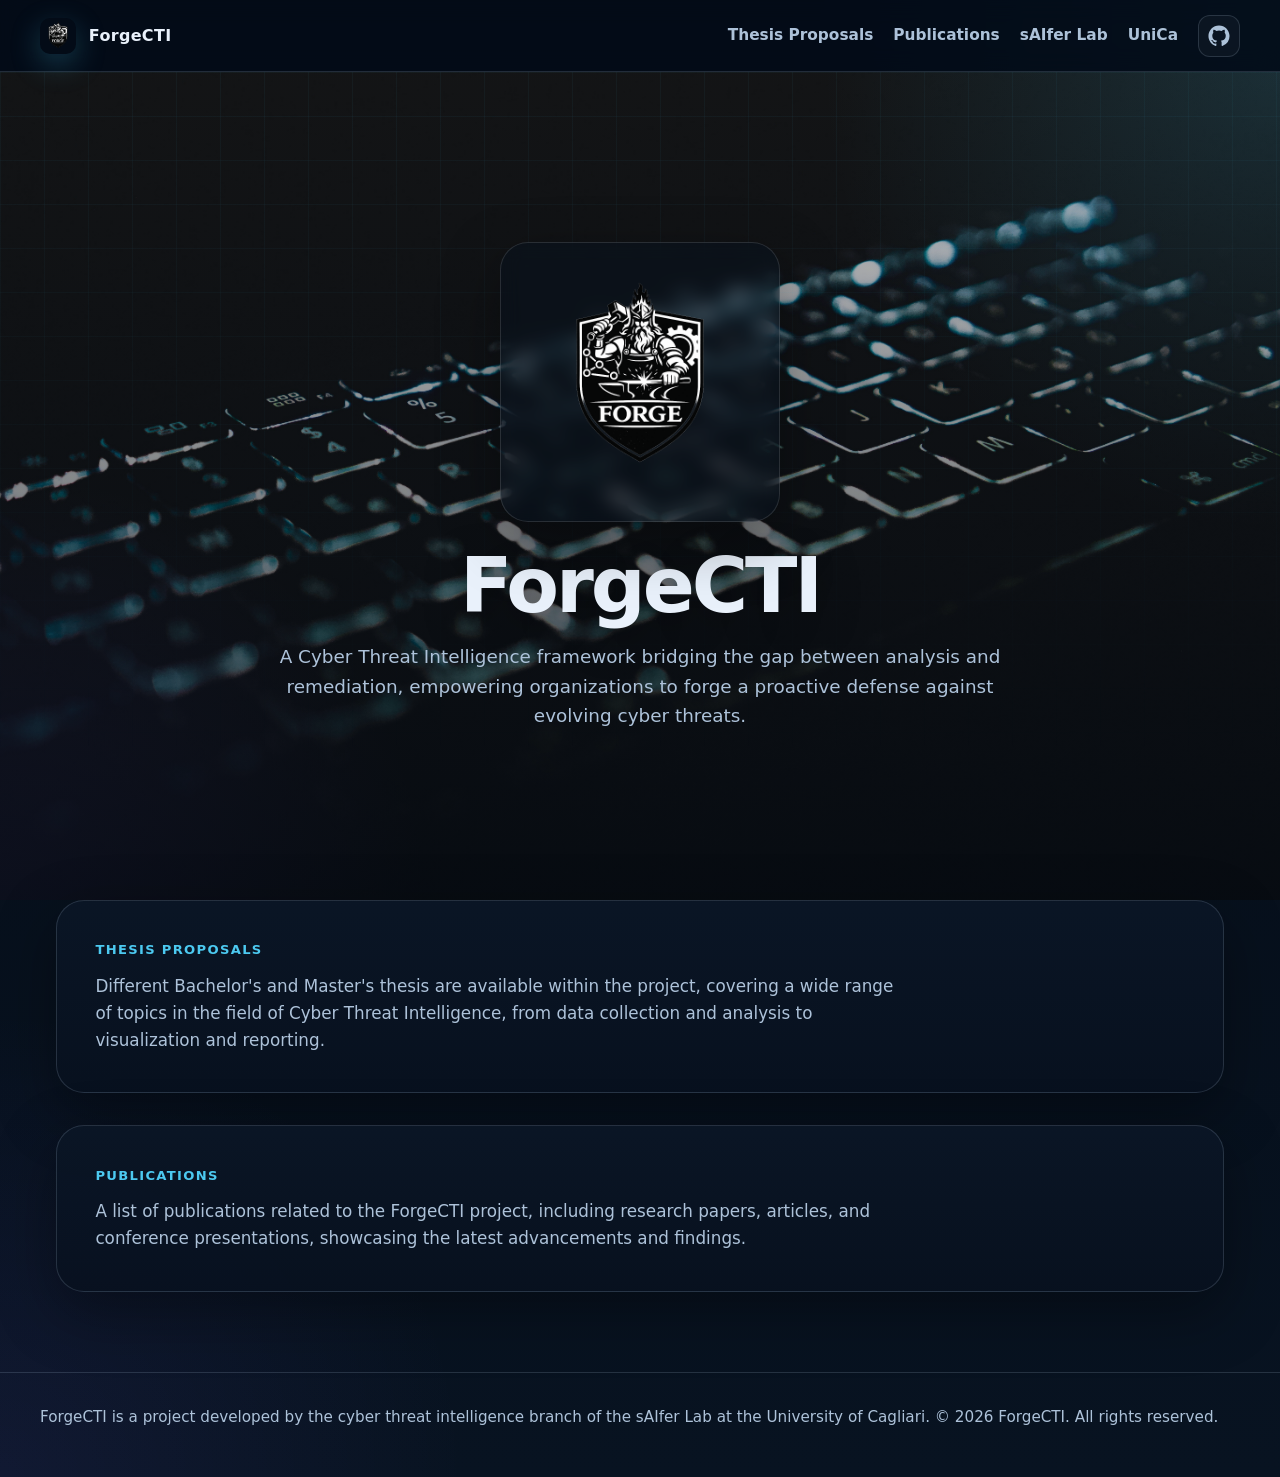
<file: index.html>
<!DOCTYPE html>
<html lang="en">
<head>
  <meta charset="UTF-8" />
  <meta name="viewport" content="width=device-width, initial-scale=1.0" />
  <title>ForgeCTI</title>
  <meta name="description" content="ForgeCTI research group homepage" />
  <link rel="stylesheet" href="assets/style.css" />
</head>
<body>
  <header class="navbar">
    <div class="navbar-inner">
      <a href="#" class="brand" aria-label="ForgeCTI home">
        <span class="brand-mark">
            <img src="assets/logo.png" alt="ForgeCTI logo mark" />
        </span>
        <span>ForgeCTI</span>
      </a>

      <nav class="nav-links" aria-label="Primary navigation">
        <a href="thesis/index.html">Thesis Proposals</a>
        <a href="#publications">Publications</a>
        <a href="https://www.saiferlab.ai/" target="_blank">sAIfer Lab</a>
        <a href="https://en.unica.it/en" target="_blank">UniCa</a>
        <a
          class="github-link"
          href="https://github.com/ForgeCTI"
          target="_blank"
          rel="noopener noreferrer"
          aria-label="GitHub Organization"
          title="GitHub Organization"
        >
          <svg viewBox="0 0 24 24" width="22" height="22" aria-hidden="true" fill="currentColor">
            <path d="M12 .5C5.65.5.5 5.66.5 12.02c0 5.09 3.29 9.39 7.86 10.91.58.11.79-.25.79-.56 0-.27-.01-1.17-.02-2.13-3.2.7-3.88-1.36-3.88-1.36-.52-1.33-1.28-1.68-1.28-1.68-1.05-.72.08-.71.08-.71 1.16.08 1.77 1.2 1.77 1.2 1.03 1.77 2.71 1.26 3.37.96.11-.75.4-1.26.72-1.55-2.55-.29-5.24-1.28-5.24-5.69 0-1.26.45-2.29 1.18-3.09-.12-.29-.51-1.47.11-3.06 0 0 .97-.31 3.17 1.18a11.05 11.05 0 0 1 5.77 0c2.2-1.49 3.17-1.18 3.17-1.18.62 1.59.23 2.77.11 3.06.73.8 1.18 1.83 1.18 3.09 0 4.42-2.69 5.39-5.26 5.68.41.35.78 1.03.78 2.08 0 1.5-.01 2.7-.01 3.07 0 .31.21.68.8.56A11.53 11.53 0 0 0 23.5 12.02C23.5 5.66 18.35.5 12 .5Z"/>
          </svg>
        </a>
      </nav>
    </div>
  </header>

  <section class="hero">
    <div class="hero-inner">
      <div class="hero-logo-wrap">
        <!-- Replace with your real logo path -->
        <img
          class="hero-logo"
          src="assets/logo.png"
          alt="ForgeCTI logo"
        />
      </div>

      <h1>ForgeCTI</h1>
      <p>
        A Cyber Threat Intelligence framework bridging the gap between analysis and remediation, empowering organizations to forge a proactive defense against evolving cyber threats.
      </p>
    </div>
  </section>

  <main>
    <section id="thesis" class="container" style="padding-bottom: 2rem;">
        <div class="container">
            <div class="intro-card">
                <div class="eyebrow">Thesis Proposals</div>
                <p>
                    Different Bachelor's and Master's thesis are available within the project, covering a wide range of topics in the field of Cyber Threat Intelligence, from data collection and analysis to visualization and reporting.
                </p>
            </div>
        </div>
    </section>
    <section id="publications" class="container" style="padding-bottom: 2rem;">
        <div class="container">
            <div class="intro-card">
                <div class="eyebrow">Publications</div>
                <p>
                    A list of publications related to the ForgeCTI project, including research papers, articles, and conference presentations, showcasing the latest advancements and findings.
                </p>
            </div>
        </div>
    </section>
  </main>

  <footer>
    <div class="container">
      ForgeCTI is a project developed by the cyber threat intelligence branch of the sAIfer Lab at the University of Cagliari. &copy; 2026 ForgeCTI. All rights reserved.
    </div>
  </footer>
</body>
</html>
</file>
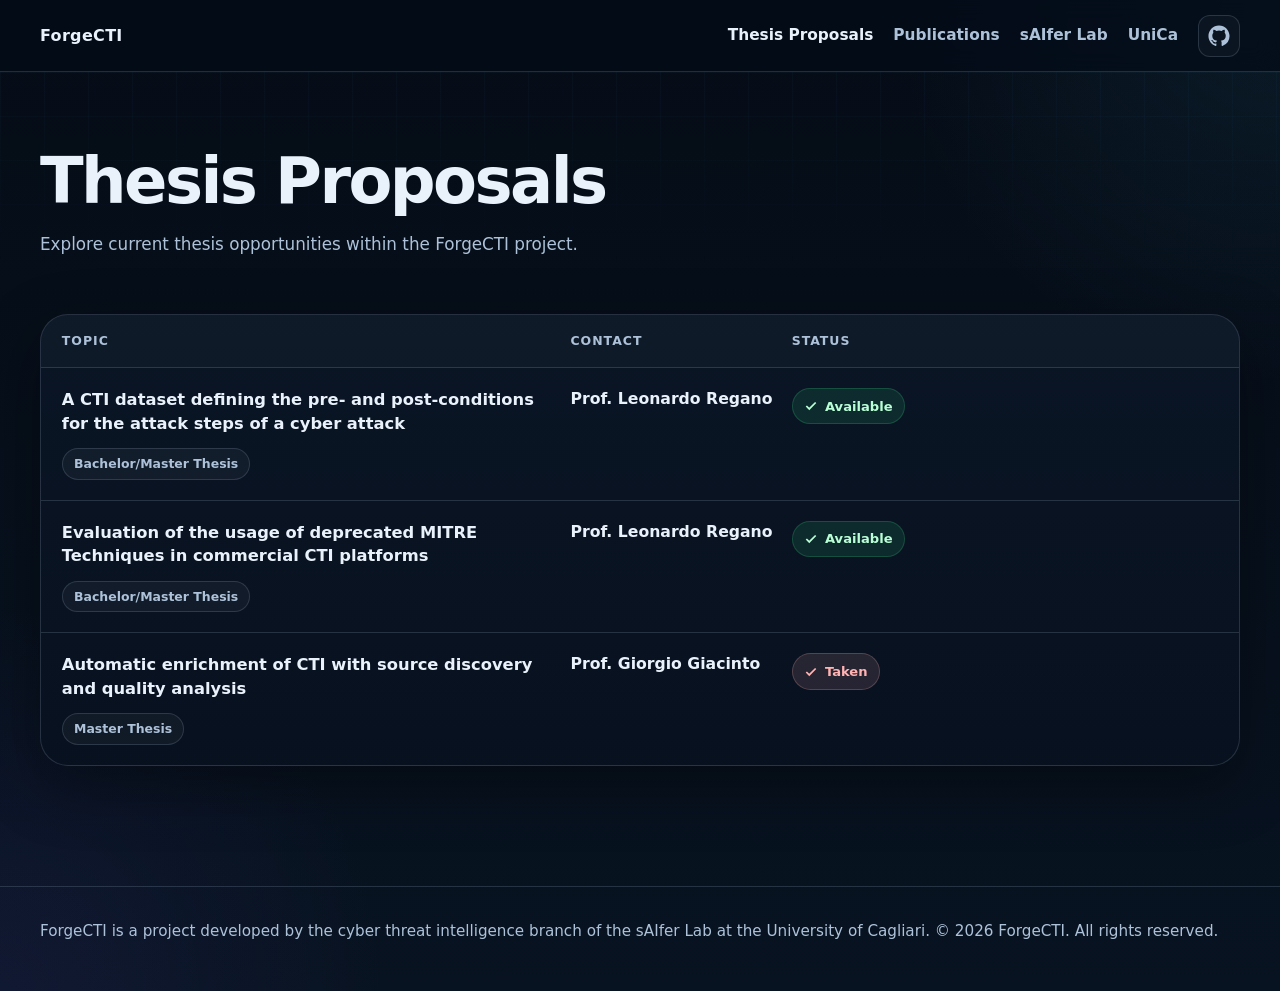
<file: thesis/index.html>
<!DOCTYPE html>
<html lang="en">
<head>
  <meta charset="UTF-8" />
  <meta name="viewport" content="width=device-width, initial-scale=1.0" />
  <title>ForgeCTI — Thesis</title>
  <meta
    name="description"
    content="Available thesis proposals for ForgeCTI."
  />
  <link rel="stylesheet" href="../assets/style.css" />
</head>
<body>
  <header class="navbar">
    <div class="navbar-inner">
      <a href="../index.html" class="brand" aria-label="ForgeCTI home">
        <span>ForgeCTI</span>
      </a>

      <nav class="nav-links" aria-label="Primary navigation">
        <a href="thesis.html" class="active">Thesis Proposals</a>
        <a href="#">Publications</a>
        <a href="https://saiferlab.example.com" target="_blank" rel="noopener noreferrer">sAIfer Lab</a>
        <a href="https://www.unica.it/" target="_blank" rel="noopener noreferrer">UniCa</a>
        <a
          class="github-link"
          href="https://github.com/your-org/your-repository"
          target="_blank"
          rel="noopener noreferrer"
          aria-label="GitHub repository"
          title="GitHub repository"
        >
          <svg viewBox="0 0 24 24" width="22" height="22" aria-hidden="true" fill="currentColor">
            <path d="M12 .5C5.65.5.5 5.66.5 12.02c0 5.09 3.29 9.39 7.86 10.91.58.11.79-.25.79-.56 0-.27-.01-1.17-.02-2.13-3.2.7-3.88-1.36-3.88-1.36-.52-1.33-1.28-1.68-1.28-1.68-1.05-.72.08-.71.08-.71 1.16.08 1.77 1.2 1.77 1.2 1.03 1.77 2.71 1.26 3.37.96.11-.75.4-1.26.72-1.55-2.55-.29-5.24-1.28-5.24-5.69 0-1.26.45-2.29 1.18-3.09-.12-.29-.51-1.47.11-3.06 0 0 .97-.31 3.17 1.18a11.05 11.05 0 0 1 5.77 0c2.2-1.49 3.17-1.18 3.17-1.18.62 1.59.23 2.77.11 3.06.73.8 1.18 1.83 1.18 3.09 0 4.42-2.69 5.39-5.26 5.68.41.35.78 1.03.78 2.08 0 1.5-.01 2.7-.01 3.07 0 .31.21.68.8.56A11.53 11.53 0 0 0 23.5 12.02C23.5 5.66 18.35.5 12 .5Z"/>
          </svg>
        </a>
      </nav>
    </div>
  </header>

  <section class="page-hero page-hero-sm">
    <div class="container">
      <div class="page-hero-content">
        <h1>Thesis Proposals</h1>
        <p>
          Explore current thesis opportunities within the ForgeCTI project.
        </p>
      </div>
    </div>
  </section>

  <main class="page-section">
    <div class="container">
      <section class="thesis-category">

        <div class="thesis-table-card">
          <div class="thesis-table-head">
            <div>Topic</div>
            <div>Contact</div>
            <div>Status</div>
          </div>

          <article class="thesis-row">
            <div class="thesis-topic">
              <h3>A CTI dataset defining the pre- and post-conditions for the attack steps of a cyber attack</h3>
              <span class="proposal-badge">Bachelor/Master Thesis</span>
            </div>
            <div class="thesis-contact">
              <strong>Prof. Leonardo Regano</strong>
            </div>
            <div class="thesis-status">
              <span class="status-pill available">
                <svg viewBox="0 0 24 24" width="14" height="14" fill="none" stroke="currentColor" stroke-width="3">
                  <path d="M20 6L9 17l-5-5"></path>
                </svg>
                Available
              </span>
            </div>
          </article>

          <article class="thesis-row">
            <div class="thesis-topic">
              <h3>Evaluation of the usage of deprecated MITRE Techniques in commercial CTI platforms</h3>
              <span class="proposal-badge">Bachelor/Master Thesis</span>
            </div>
            <div class="thesis-contact">
              <strong>Prof. Leonardo Regano</strong>
            </div>
            <div class="thesis-status">
              <span class="status-pill available">
                <svg viewBox="0 0 24 24" width="14" height="14" fill="none" stroke="currentColor" stroke-width="3">
                  <path d="M20 6L9 17l-5-5"></path>
                </svg>
                Available
              </span>
            </div>
          </article>

          <article class="thesis-row">
            <div class="thesis-topic">
              <h3>Automatic enrichment of CTI with source discovery and quality analysis</h3>
              <span class="proposal-badge">Master Thesis</span>
            </div>
            <div class="thesis-contact">
              <strong>Prof. Giorgio Giacinto</strong>
              </a>
            </div>
            <div class="thesis-status">
              <span class="status-pill taken">
                <svg viewBox="0 0 24 24" width="14" height="14" fill="none" stroke="currentColor" stroke-width="3">
                  <path d="M20 6L9 17l-5-5"></path>
                </svg>
                Taken
              </span>
            </div>
          </article>
        </div>
      </section>
    </div>
  </main>

  <footer>
    <div class="container">
      ForgeCTI is a project developed by the cyber threat intelligence branch of the sAIfer Lab at the University of Cagliari. &copy; 2026 ForgeCTI. All rights reserved.
    </div>
  </footer>
</body>
</html>
</file>
<file: assets/style.css>
:root {
  --bg: #07111f;
  --bg-soft: #0d1b2a;
  --bg-deep: #050c16;
  --card: rgba(11, 22, 38, 0.78);
  --card-solid: #0c1727;
  --text: #e9f1fb;
  --muted: #adc2d9;
  --muted-2: #87a2bf;
  --line: rgba(173, 194, 217, 0.18);
  --line-strong: rgba(173, 194, 217, 0.28);
  --accent: #4cc9f0;
  --accent-2: #7b61ff;
  --success: #35d07f;
  --success-bg: rgba(53, 208, 127, 0.12);
  --blue-icon: linear-gradient(135deg, #3b82f6, #2563eb);
  --orange-icon: linear-gradient(135deg, #f97316, #ea580c);
  --max: 1200px;
  --nav-h: 72px;
  --shadow: 0 20px 60px rgba(0, 0, 0, 0.35);
  --radius-xl: 28px;
  --radius-lg: 20px;
  --radius-md: 14px;
}

* {
  box-sizing: border-box;
}

html {
  scroll-behavior: smooth;
}

body {
  margin: 0;
  font-family: Inter, ui-sans-serif, system-ui, -apple-system, BlinkMacSystemFont, "Segoe UI",
    Roboto, Helvetica, Arial, sans-serif;
  color: var(--text);
  background:
    radial-gradient(circle at top right, rgba(76, 201, 240, 0.08), transparent 24%),
    radial-gradient(circle at bottom left, rgba(123, 97, 255, 0.08), transparent 24%),
    linear-gradient(180deg, var(--bg-deep) 0%, #081321 100%);
  line-height: 1.6;
}

a {
  color: inherit;
  text-decoration: none;
}

img {
  max-width: 100%;
  display: block;
}

.container {
  width: min(calc(100% - 2rem), var(--max));
  margin: 0 auto;
}

/* NAVBAR */
.navbar {
  position: sticky;
  top: 0;
  z-index: 1000;
  height: var(--nav-h);
  backdrop-filter: blur(12px);
  background: rgba(4, 12, 24, 0.72);
  border-bottom: 1px solid var(--line);
}

.navbar-inner {
  width: min(calc(100% - 2rem), var(--max));
  height: 100%;
  margin: 0 auto;
  display: flex;
  align-items: center;
  justify-content: space-between;
  gap: 1rem;
}

.brand {
  display: flex;
  align-items: center;
  gap: 0.8rem;
  font-weight: 700;
  letter-spacing: 0.02em;
  white-space: nowrap;
}

.brand-mark {
  width: 36px;
  height: 36px;
  border-radius: 10px;
  
  box-shadow: 0 10px 30px rgba(76, 201, 240, 0.25);
  display: grid;
  place-items: center;
  color: #04111e;
  font-weight: 900;
}

.nav-links {
  display: flex;
  align-items: center;
  gap: 1.25rem;
  flex-wrap: wrap;
}

.nav-links a {
  color: var(--muted);
  font-weight: 600;
  font-size: 0.96rem;
  transition: color 0.2s ease, opacity 0.2s ease;
}

.nav-links a:hover,
.nav-links a.active {
  color: var(--text);
}

.github-link {
  display: inline-flex;
  align-items: center;
  justify-content: center;
  width: 42px;
  height: 42px;
  border: 1px solid var(--line);
  border-radius: 12px;
  background: rgba(255, 255, 255, 0.03);
  transition: transform 0.2s ease, border-color 0.2s ease, background 0.2s ease;
}

.github-link:hover {
  transform: translateY(-1px);
  border-color: rgba(76, 201, 240, 0.5);
  background: rgba(76, 201, 240, 0.08);
}

/* SHARED HERO BITS */
.hero-kicker {
  display: inline-block;
  padding: 0.45rem 0.8rem;
  border: 1px solid rgba(76, 201, 240, 0.32);
  border-radius: 999px;
  background: rgba(76, 201, 240, 0.08);
  color: #dff8ff;
  font-size: 0.84rem;
  font-weight: 700;
  letter-spacing: 0.06em;
  text-transform: uppercase;
  margin-bottom: 1rem;
}

/* INDEX HERO */
.hero {
  min-height: calc(100vh - var(--nav-h));
  position: relative;
  display: flex;
  align-items: center;
  justify-content: center;
  overflow: hidden;
  isolation: isolate;
  background:
    linear-gradient(180deg, rgba(2, 8, 16, 0.18), rgba(2, 8, 16, 0.75)),
    radial-gradient(circle at top right, rgba(76, 201, 240, 0.18), transparent 30%),
    radial-gradient(circle at bottom left, rgba(123, 97, 255, 0.18), transparent 28%),
    url("hero.jpg")
      center/cover no-repeat;
}

.hero::before {
  content: "";
  position: absolute;
  inset: 0;
  background:
    linear-gradient(rgba(76, 201, 240, 0.08) 1px, transparent 1px),
    linear-gradient(90deg, rgba(76, 201, 240, 0.08) 1px, transparent 1px);
  background-size: 44px 44px;
  mask-image: linear-gradient(to bottom, rgba(0, 0, 0, 0.6), transparent 85%);
  pointer-events: none;
  z-index: -1;
}

.hero-inner {
  width: min(calc(100% - 2rem), 1100px);
  text-align: center;
  padding: 4rem 0;
}

.hero-logo-wrap {
  width: min(280px, 52vw);
  aspect-ratio: 1 / 1;
  margin: 0 auto 1.5rem;
  border-radius: 28px;
  padding: 1.2rem;
  background: rgba(7, 17, 31, 0.42);
  border: 1px solid rgba(255, 255, 255, 0.12);
  backdrop-filter: blur(10px);
  box-shadow: var(--shadow);
  display: grid;
  place-items: center;
}

.hero-logo {
  width: 100%;
  height: 100%;
  object-fit: contain;
}

.hero h1 {
  margin: 0;
  font-size: clamp(2.4rem, 6vw, 5.5rem);
  line-height: 1.05;
  letter-spacing: -0.04em;
  text-shadow: 0 10px 40px rgba(0, 0, 0, 0.35);
}

.hero p {
  width: min(760px, 100%);
  margin: 1rem auto 0;
  color: var(--muted);
  font-size: clamp(1rem, 2vw, 1.15rem);
}

/* INDEX INTRO */
main {
  position: relative;
}

.intro-section {
  padding: 5.5rem 0;
}

.intro-card {
  background: linear-gradient(180deg, rgba(11, 22, 38, 0.92), rgba(8, 17, 31, 0.92));
  border: 1px solid var(--line);
  border-radius: 28px;
  padding: clamp(1.5rem, 3vw, 3rem);
  box-shadow: var(--shadow);
}

.eyebrow {
  color: var(--accent);
  font-size: 0.82rem;
  font-weight: 800;
  letter-spacing: 0.1em;
  text-transform: uppercase;
  margin-bottom: 0.8rem;
}

.intro-card h2 {
  margin: 0 0 1rem;
  font-size: clamp(2rem, 4vw, 3.2rem);
  line-height: 1.08;
  letter-spacing: -0.03em;
}

.intro-card p {
  margin: 0;
  max-width: 800px;
  color: var(--muted);
  font-size: 1.05rem;
}

/* PAGE HERO FOR INNER PAGES */
.page-hero {
  position: relative;
  overflow: hidden;
  padding: 5.5rem 0 3.5rem;
}

.page-hero::before {
  content: "";
  position: absolute;
  inset: 0;
  background:
    linear-gradient(rgba(76, 201, 240, 0.06) 1px, transparent 1px),
    linear-gradient(90deg, rgba(76, 201, 240, 0.06) 1px, transparent 1px);
  background-size: 44px 44px;
  mask-image: linear-gradient(to bottom, rgba(0, 0, 0, 0.55), transparent 88%);
  pointer-events: none;
}

.page-hero-sm {
  padding-top: 4.75rem;
  padding-bottom: 2.5rem;
}

.page-hero-content {
  position: relative;
  z-index: 1;
  max-width: 820px;
}

.page-hero h1 {
  margin: 0;
  font-size: clamp(2.2rem, 5vw, 4.25rem);
  line-height: 1.05;
  letter-spacing: -0.04em;
}

.page-hero p {
  margin: 1rem 0 0;
  color: var(--muted);
  font-size: 1.05rem;
  max-width: 740px;
}

.page-section {
  padding: 1rem 0 4.5rem;
}

/* THESIS PAGE */
.thesis-category + .thesis-category {
  margin-top: 3.5rem;
}

.category-header {
  display: flex;
  align-items: center;
  gap: 1rem;
  margin-bottom: 1.25rem;
}

.category-header h2 {
  margin: 0;
  font-size: clamp(1.35rem, 2vw, 1.75rem);
  line-height: 1.2;
}

.category-header p {
  margin: 0.25rem 0 0;
  color: var(--muted);
  font-size: 0.95rem;
}

.category-icon {
  width: 46px;
  height: 46px;
  border-radius: 14px;
  display: grid;
  place-items: center;
  color: white;
  box-shadow: 0 14px 30px rgba(0, 0, 0, 0.22);
  flex-shrink: 0;
}

.category-icon.blue {
  background: var(--blue-icon);
}

.category-icon.orange {
  background: var(--orange-icon);
}

.thesis-table-card {
  background: linear-gradient(180deg, rgba(11, 22, 38, 0.92), rgba(8, 17, 31, 0.92));
  border: 1px solid var(--line);
  border-radius: var(--radius-xl);
  box-shadow: var(--shadow);
  overflow: hidden;
}

.thesis-table-head {
  display: grid;
  grid-template-columns: 2.4fr 1fr 1.3fr 0.7fr;
  gap: 1rem;
  padding: 1rem 1.3rem;
  border-bottom: 1px solid var(--line);
  background: rgba(255, 255, 255, 0.02);
  color: var(--muted);
  font-size: 0.78rem;
  font-weight: 800;
  letter-spacing: 0.08em;
  text-transform: uppercase;
}

.thesis-row {
  display: grid;
  grid-template-columns: 2.4fr 1fr 1.3fr 0.7fr;
  gap: 1rem;
  padding: 1.25rem 1.3rem;
  align-items: start;
}

.thesis-row + .thesis-row {
  border-top: 1px solid var(--line);
}

.thesis-topic h3 {
  margin: 0 0 0.8rem;
  font-size: 1.02rem;
  line-height: 1.45;
  font-weight: 700;
  color: var(--text);
}

.proposal-badge {
  display: inline-flex;
  align-items: center;
  min-height: 28px;
  padding: 0.3rem 0.7rem;
  border-radius: 999px;
  border: 1px solid var(--line);
  background: rgba(255, 255, 255, 0.04);
  color: var(--muted);
  font-size: 0.78rem;
  font-weight: 700;
}

.meta-line {
  display: inline-flex;
  align-items: center;
  gap: 0.45rem;
  color: var(--muted);
  font-size: 0.95rem;
}

.meta-line svg {
  color: var(--muted-2);
  flex-shrink: 0;
}

.thesis-contact {
  display: flex;
  flex-direction: column;
  gap: 0.45rem;
}

.thesis-contact strong {
  font-size: 0.98rem;
  line-height: 1.35;
}

.thesis-contact a:hover {
  color: var(--text);
}

.thesis-status {
  display: flex;
  align-items: flex-start;
  justify-content: flex-start;
}

.status-pill {
  display: inline-flex;
  align-items: center;
  gap: 0.42rem;
  padding: 0.42rem 0.72rem;
  border-radius: 999px;
  font-size: 0.82rem;
  font-weight: 800;
  border: 1px solid transparent;
  white-space: nowrap;
}

.status-pill.available {
  color: #b9ffd6;
  background: var(--success-bg);
  border-color: rgba(53, 208, 127, 0.22);
}

.status-pill.taken {
  color: #ffb3b3;
  background: rgba(255, 179, 179, 0.12);
  border-color: rgba(255, 179, 179, 0.22);
}


/* FOOTER */
footer {
  border-top: 1px solid var(--line);
  margin-top: 3rem;
  padding: 2rem 0 3rem;
  color: var(--muted);
  font-size: 0.95rem;
}

/* RESPONSIVE */
@media (max-width: 980px) {
  .thesis-table-head {
    display: none;
  }

  .thesis-row {
    grid-template-columns: 1fr;
    gap: 0.9rem;
  }

  .thesis-location,
  .thesis-contact,
  .thesis-status {
    padding-top: 0;
  }

  .thesis-row > div::before {
    display: block;
    margin-bottom: 0.4rem;
    color: var(--muted);
    font-size: 0.74rem;
    font-weight: 800;
    letter-spacing: 0.08em;
    text-transform: uppercase;
  }

  .thesis-topic::before {
    content: "Topic";
  }

  .thesis-location::before {
    content: "Location";
  }

  .thesis-contact::before {
    content: "Contact";
  }

  .thesis-status::before {
    content: "Status";
  }
}

@media (max-width: 860px) {
  .navbar {
    height: auto;
  }

  .navbar-inner {
    padding: 0.8rem 0;
    align-items: flex-start;
    flex-direction: column;
  }

  .nav-links {
    width: 100%;
    justify-content: space-between;
  }

  .hero {
    min-height: 82vh;
  }
}

@media (max-width: 560px) {
  .nav-links {
    gap: 0.75rem 1rem;
  }

  .nav-links a {
    font-size: 0.92rem;
  }

  .github-link {
    width: 38px;
    height: 38px;
    border-radius: 10px;
  }

  .hero-logo-wrap {
    width: min(220px, 62vw);
    border-radius: 22px;
  }

  .intro-card,
  .thesis-table-card {
    border-radius: 22px;
  }

  .category-header {
    align-items: flex-start;
  }

  .thesis-row {
    padding: 1.1rem;
  }
}
</file>
